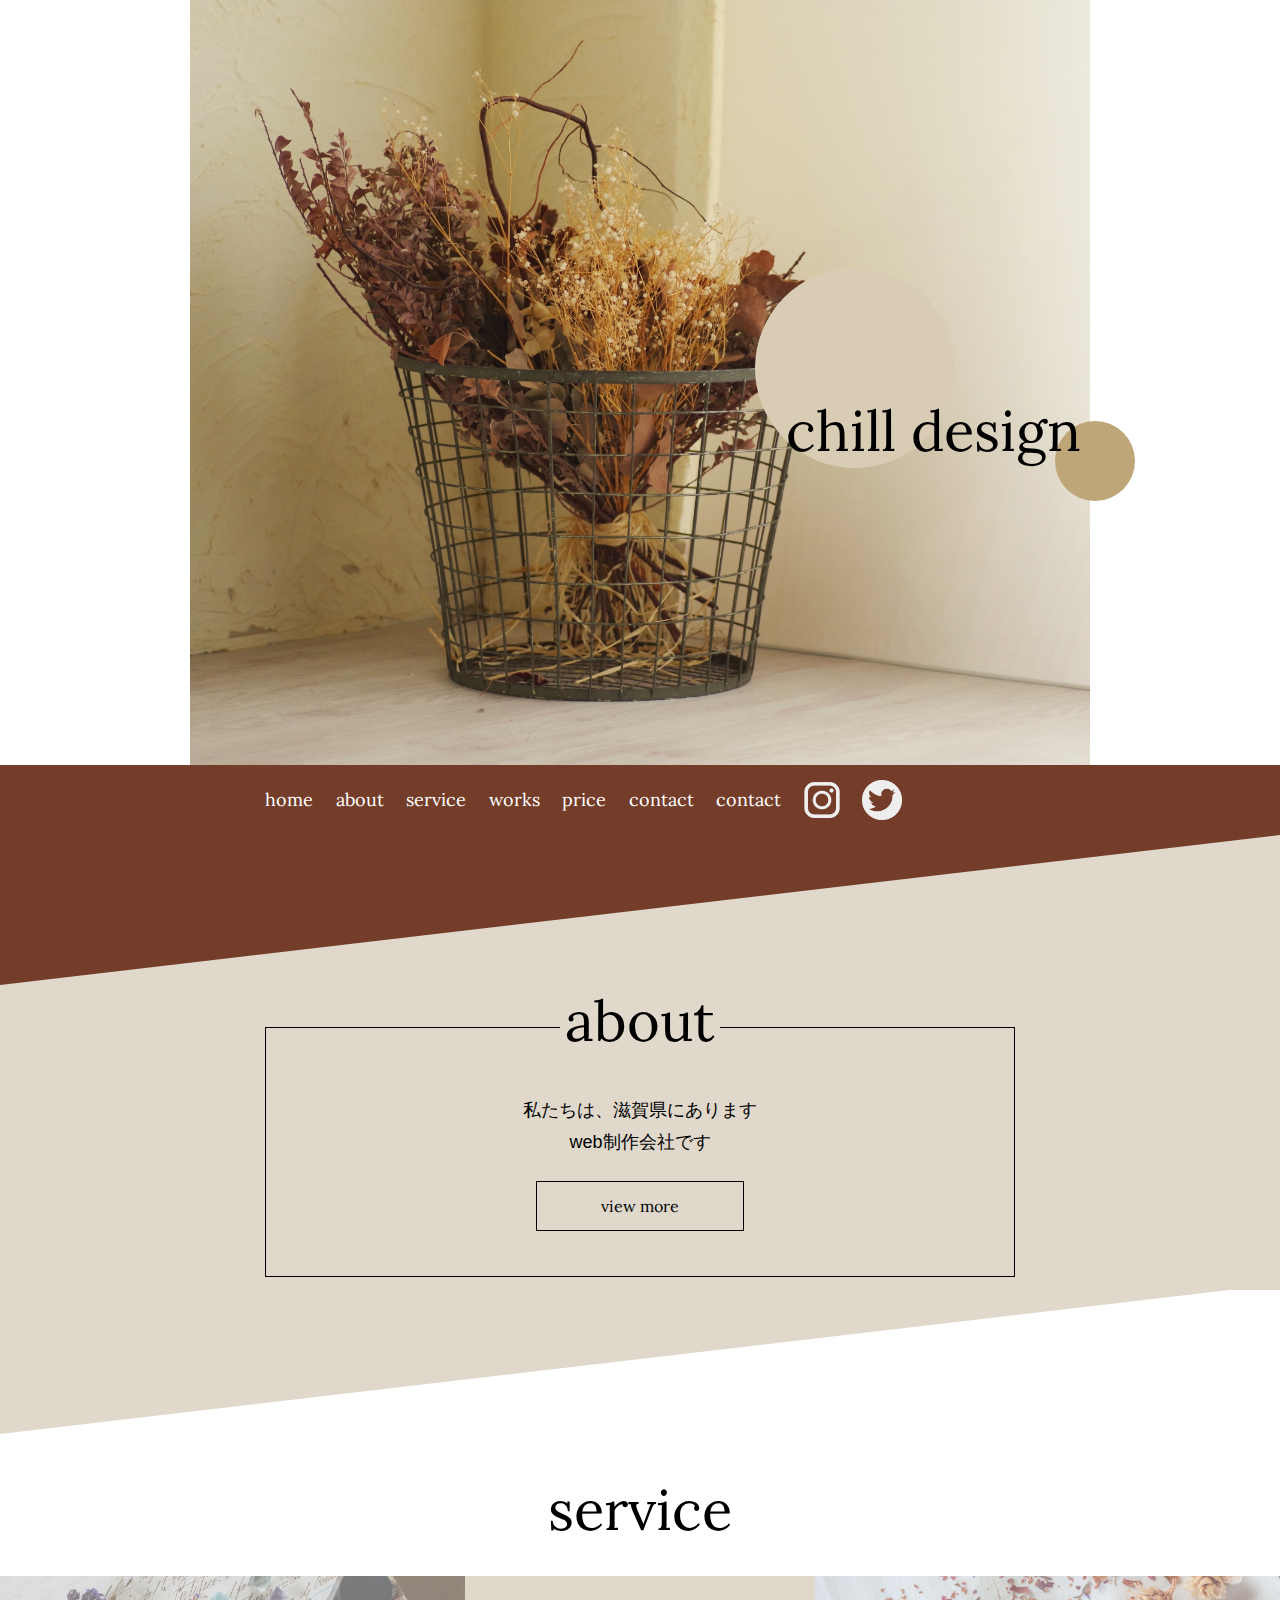
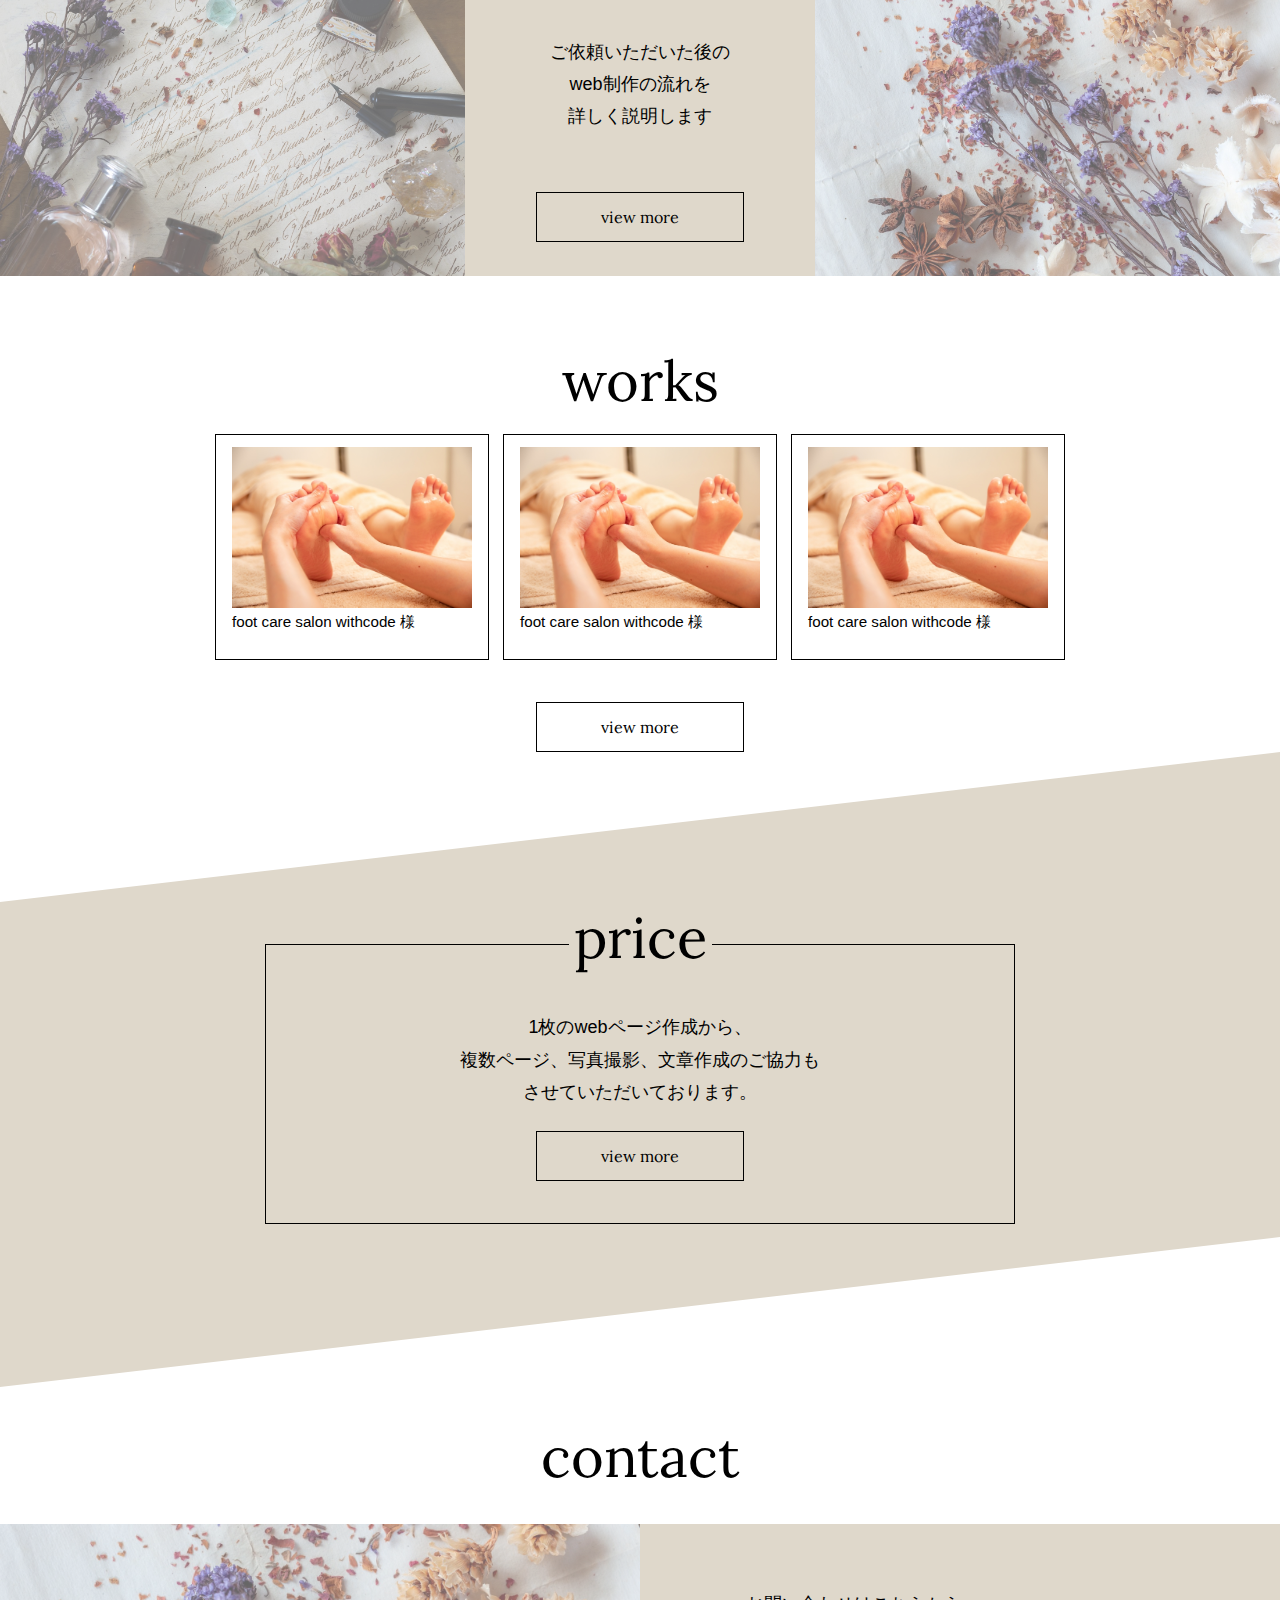
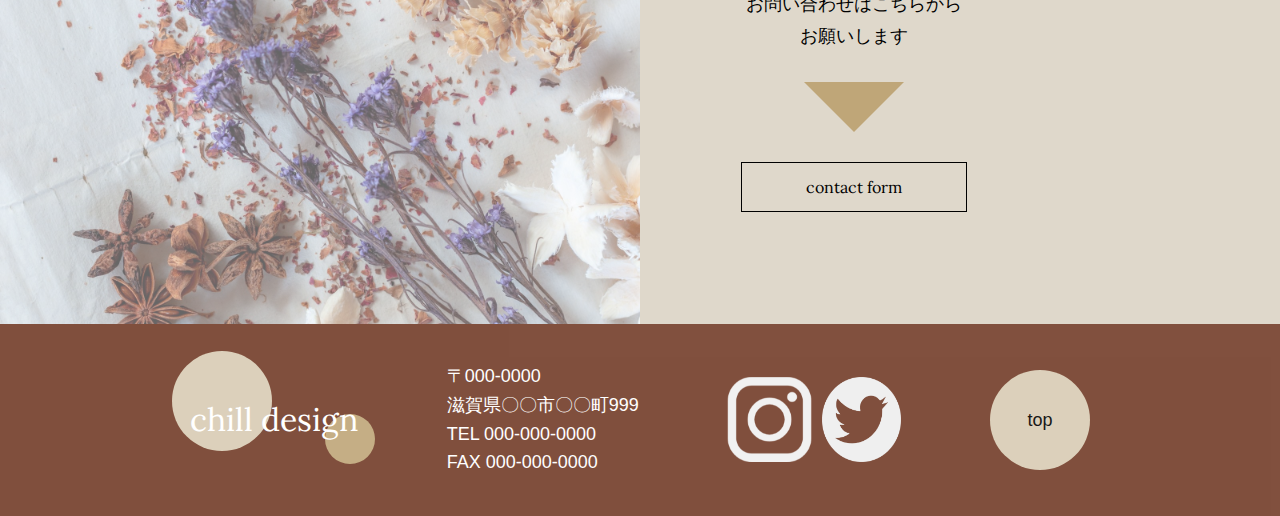
<file: index.html>
<!DOCTYPE html>
<html lang="ja">
  <head>
    <meta charset="UTF-8" />
    <meta http-equiv="X-UA-Compatible" content="IE=edge" />
    <meta name="viewport" content="width=device-width, initial-scale=1.0" />
    <meta name="robots" content="noindex" />
    <meta name="googlebot" content="noindex" />
    <title>chill design</title>

    <link rel="stylesheet" type="text/css" href="css/reset.css" />
    <link rel="stylesheet" type="text/css" href="css/common.css" />
    <link rel="stylesheet" type="text/css" href="css/index.css" />

    <link rel="preconnect" href="https://fonts.googleapis.com" />
    <link rel="preconnect" href="https://fonts.gstatic.com" crossorigin />

    <link rel="preconnect" href="https://fonts.googleapis.com" />
    <link rel="preconnect" href="https://fonts.gstatic.com" crossorigin />
    <link
      href="https://fonts.googleapis.com/css2?family=Lora&display=swap"
      rel="stylesheet"
    />
  </head>
  <body>
    <header id="header">
      <div class="header-wrapper wrapper">
        <h1 class="header-wrapper__ttl">chill design</h1>
        <h1 class="header-wrapper__ttl__mobile">
          <img src="img/mobile_top.png" alt="">
        </h1>
        <div class="circle__1"></div>
        <div class="circle__2"></div>
      </div>
      <div class="drawer"></div>
    </header>

    <main>
      <div id="menu">
        <nav class="menu-wrapper wrapper">
          <ul class="menu-wrapper__list">
            <li class="menu-wrapper__list__item">
              <a href="#header">home</a>
            </li>
            <li class="menu-wrapper__list__item">
              <a href="html/about.html">about</a>
            </li>
            <li class="menu-wrapper__list__item">
              <a href="html/service.html">service</a>
            </li>
            <li class="menu-wrapper__list__item">
              <a href="html/works.html">works</a>
            </li>
            <li class="menu-wrapper__list__item">
              <a href="html/price.html">price</a>
            </li>
            <li class="menu-wrapper__list__item">
              <a href="html/contact.html">contact</a>
            </li>
            <li class="menu-wrapper__list__item">
              <a href="html/contact.html">contact</a>
            </li>

            <li class="menu-wrapper__list__item">
              <a href="#">
                <img class="instagram" src="img/instagram_white.png" alt="" />
              </a>
            </li>

            <li class="menu-wrapper__list__item">
              <a href="#">
                <img class="twitter" src="img/twitter_white.png" alt="" />
              </a>
            </li>
          </ul>
        </nav>
        <div class="triangle__1"></div>
      </div>

      <section id="about">
        <div class="about-wrapper wrapper">
          <div class="about-wrapper__box">
            <h2 class="about-wrapper__box__ttl">about</h2>
            <p class="about-wrapper__box__txt">
              私たちは、滋賀県にあります<br />
              web制作会社です
            </p>
            <div class="view-more">
              <a href="html/about.html">view more</a>
            </div>
          </div>
        </div>
      </section>

      <section id="service">
        <div class="triangle__2"></div>
        <div class="service-wrapper">
          <h2 class="service-wrapper__ttl">service</h2>
          <div class="service-wrapper__flex">
            <div class="service-wrapper__flex__item1"></div>

            <div class="service-wrapper__flex__item2">
              <p class="service-wrapper__flex__item2__txt">
                ご依頼いただいた後の<br />
                web制作の流れを<br />
                詳しく説明します
              </p>
              <div class="view-more">
                <a href="html/service.html">view more</a>
              </div>
            </div>

            <div class="service-wrapper__flex__item3"></div>
          </div>
        </div>
      </section>

      <section id="works">
        <div class="works-wrapper wrapper">
          <h2 class="works-wrapper__ttl">works</h2>

          <ul class="works-wrapper__flex">
            <a href="#"
              ><li class="works-wrapper__flex__item">
                <img
                  class="footcare"
                  src="img/footcare.jpg"
                  alt="フットケアサロンwithcodeの画像"
                />
                <p class="works-wrapper__flex__item__txt">
                  foot care salon withcode 様
                </p>
              </li></a
            >

            <a class="none2" href="#"
              ><li class="works-wrapper__flex__item">
                <img
                  class="footcare"
                  src="img/footcare.jpg"
                  alt="フットケアサロンwithcodeの画像"
                />
                <p class="works-wrapper__flex__item__txt">
                  foot care salon withcode 様
                </p>
              </li></a
            >

            <a class="none3" href="#"
            ><li class="works-wrapper__flex__item">
              <img
                class="footcare"
                src="img/footcare.jpg"
                alt="フットケアサロンwithcodeの画像"
              />
              <p class="works-wrapper__flex__item__txt">
                foot care salon withcode 様
              </p>
            </li></a
          >

          </ul>

          <div class="view-more">
            <a href="html/works.html">view more</a>
          </div>
        </div>
        <div class="triangle__3"></div>
      </section>

      <section id="price">
        <div class="price-wrapper wrapper">
          <div class="price-wrapper__box">
            <h2 class="price-wrapper__box__ttl">price</h2>
            <p class="price-wrapper__box__txt">
              1枚のwebページ作成から、<br />
              複数ページ、写真撮影、文章作成のご協力も<br />
              させていただいております。
            </p>
            <div class="view-more">
              <a href="html/price.html">view more</a>
            </div>
          </div>
        </div>
      </section>

      <section id="contact">
        <div class="triangle__4"></div>
        <div class="contact-wrapper">
          <h2 class="contact-wrapper__ttl">contact</h2>
          <div class="contact-wrapper__flex">
            <div class="contact-wrapper__flex__item1"></div>
            <div class="contact-wrapper__flex__item2">
              <div class="contact-wrapper__flex__item2__box">
                <p class="contact-wrapper__flex__item2__box__txt">
                  お問い合わせはこちらから<br />お願いします
                </p>
                <div class="contact-wrapper__flex__item2__box__triangle"></div>
                <div class="view-more">
                  <a href="html/price.html">contact form</a>
                </div>
              </div>
            </div>
          </div>
        </div>
      </section>
    </main>

    <footer id="footer">
      <div class="footer-wrapper wrapper">
        <div class="footer-wrapper__flex">
          <div class="footer-wrapper__flex__item">
            <h1>chill design</h1>
            <div class="circle__3"></div>
            <div class="circle__4"></div>
          </div>

          <div class="footer-wrapper__flex__item">
            <p class="footer-wrapper__flex__item__txt">
              〒000-0000<br />滋賀県〇〇市〇〇町999<br />TEL 000-000-0000<br />FAX
              000-000-0000
            </p>
          </div>

          <div class="footer-wrapper__flex__item">
            <a href="#"
              ><img class="instagram" src="img/instagram_white.png" alt=""
            /></a>
            <a href="#"
              ><img class="twitter" src="img/twitter_white.png" alt=""
            /></a>
          </div>

          <div class="footer-wrapper__flex__item">
            <a href="#header">
              <p class="footer-wrapper__flex__item__circle">top</p></a
            >
          </div>
        </div>
      </div>
    </footer>

    <script src="https://cdnjs.cloudflare.com/ajax/libs/jquery/3.4.1/jquery.min.js"></script>
    <script type="text/javascript" src="js/common.js"></script>
  </body>
</html>
</file>
<file: css/common.css>
@charset "UTF-8";

/* ===========================================

=========================================== */

*{
  box-sizing: border-box;
}

html {
  font-size: 100%;
}

body {
  font-family: "Lora", serif;
}

a {
  color: inherit;
  text-decoration: none;
}

a:hover {
  opacity: 0.5;
}

p {
  font-family: sans-serif;
}

p,
li {
  font-size: 1.125rem;
  line-height: 1.8;
}

h1,
h2 {
  font-size: 3.5rem;
}

ol{
  list-style: none;
}

li{
  list-style-type: none;
}

img{
  vertical-align: bottom;
}



.twitter {
  width: 40px;
  height: 40px;
}

.instagram {
  width: 36px;
  height: 36px;
}

.view-more {
  display: inline-block;
  border: 1px solid #000;
}

.view-more a{
  display: inline-block;
  padding: 16px 64px;
}

.wrapper {
  max-width: 900px;
  margin: 0 auto;
  width: 96%;
}

/* ===========================================
ハンバーガーメニュー
=========================================== */

@media screen and (max-width: 750px){

header .drawer {
  visibility: visible;
  width: 24px;
  position: absolute;
  top: 15px;
  right: 15px;
  border-top: solid 4px #000;
  cursor: pointer;
  z-index: 100;
}

header .drawer::before,
  header .drawer::after {
  content: "";
  display: block;
  width: 24px;
  background: #000;
  height: 4px;
  position: absolute;
  top: 0;
  right: 0;
  transition: all 0.5s;
}

header .drawer::before {
  top: 6px;
}

header .drawer::after {
  top: 15px;
}

body.nav-open header .drawer {
  border-top: 0;
}

body.nav-open header .drawer::before {
  top: 9px;
  transform: rotate(-45deg);
}

body.nav-open header .drawer::after {
  top: 9px;
  transform: rotate(45deg);
}

/* ===========================================
ハンバーガーメニュー表示の時の画面はindexへ
=========================================== */

#menu .menu-wrapper {
  position: fixed;
  display: none;
  width: 100%;
  height: 100%;
  top: 0;
  left: 0;
  z-index: 50;
  background: #000;
}

#menu .menu-wrapper__list {
  display: block;
  width: 50%;
  position: absolute;
  top: 50%;
  left: 50%;
  transform: translateY(-50%) translateX(-50%);
}

#menu .menu-wrapper__list__item {
  margin: 5% auto;
  font-size: 1.5rem;
  line-height: 3;
}

}
</file>
<file: css/index.css>
@charset "UTF-8";

/* ===========================================
header
=========================================== */

.header-wrapper__ttl__mobile {
  display: none;
}

.header-wrapper {
  width: 100%;
  height: 85vh;
  background-image: url(../img/top.jpg);
  background-size: cover;
  background-repeat: no-repeat;
  position: relative; /* h1(header-wrapper__ttl)にかかっている */
}

.header-wrapper__ttl {
  position: absolute;
  right: 1%;
  bottom: 40%;
  z-index: 2;
}

.circle__1 {
  width: 200px;
  height: 200px;
  border-radius: 50%;
  background-color: #d9ccb4;
  position: absolute;
  top: 35%;
  right: 15%;
  z-index: 1;
}

.circle__2 {
  width: 80px;
  height: 80px;
  border-radius: 50%;
  background-color: #bfa678;
  position: absolute;
  top: 55%;
  right: -5%;
  z-index: 1;
}

/* ===========================================
menu
=========================================== */

#menu {
  background-color: #733d29;
  position: relative; /* triangle__1にかかっている */
}

.triangle__1 {
  position: absolute;
  z-index: 1;
  border-top: 150px solid #733d29;
  border-right: 100vw solid transparent;
}

.menu-wrapper {
  max-width: 750px;
}

.menu-wrapper__list {
  padding: 2% 0;
  display: flex;
  align-items: center;
}

.menu-wrapper__list__item {
  margin-left: 3%;
  color: white;
}

.menu-wrapper__list__item:first-child {
  margin-left: unset;
}

/* ===========================================
about
=========================================== */

#about {
  background-color: #dfd8cb;
  padding: 15% 0 1% 0;
}

.about-wrapper {
  text-align: center;
}

.about-wrapper__box {
  margin: 0 auto;
  max-width: 750px;
  height: 250px;
  border: 1px solid #000;
}

.about-wrapper__box__ttl {
  display: inline-block;
  padding: 5px;
  background-color: #dfd8cb;
  position: relative;
  top: -40px;
}

.about-wrapper__box .view-more {
  margin: 3% 0;
}

/* ===========================================
service
=========================================== */

#service {
  position: relative; /* triangle__2にかかっている */
  padding: 15% 0 1% 0;
}

.triangle__2 {
  position: absolute;
  z-index: 1;
  top: -1%;
  border-top: 150px solid #dfd8cb;
  border-right: 100vw solid transparent;
}

.service-wrapper__ttl {
  text-align: center;
  margin-bottom: 3%;
}

.service-wrapper__flex {
  display: flex;
  justify-content: center;
}

.service-wrapper__flex__item1 {
  background-color: rgb(223, 215, 215);
  height: 300px;
  flex: 1 1 auto;
  background-image: url(../img/flower1.jpeg);
  background-size: cover;
  background-repeat: no-repeat;
  background-color: rgba(255, 255, 255, 0.4);
  background-blend-mode: lighten;
}

.service-wrapper__flex__item2 {
  width: 350px;
  height: 300px;
  background-color: #dfd8cb;
  text-align: center;
}

.service-wrapper__flex__item2__txt {
  margin: 17% 0;
}

.service-wrapper__flex__item3 {
  height: 300px;
  flex: 1 1 auto;
  background-image: url(../img/flower2.jpeg);
  background-size: cover;
  background-repeat: no-repeat;
  background-color: rgba(255, 255, 255, 0.4);
  background-blend-mode: lighten;
}

/* ===========================================
works
=========================================== */

#works {
  padding: 5% 0 0 0;
}

#works {
  position: relative;
}

.works-wrapper {
  max-width: 850px;
  text-align: center;
}

.works-wrapper__ttl {
  text-align: center;
  margin-bottom: 3%;
}

.works-wrapper__flex {
  display: flex;
  justify-content: space-between;
}

.works-wrapper__flex__item {
  height: auto;
  border: 1px solid #000;
  padding: 12px 16px 24px 16px;
}

.works-wrapper__flex__item__txt {
  font-size: 0.95rem;
  text-align: left;
}

.footcare {
  width: 240px;
}

.works-wrapper .view-more {
  margin-top: 5%;
}

.triangle__3 {
  position: absolute;
  z-index: 1;
  border-top: 150px solid #fff;
  border-right: 100vw solid transparent;
}

/* ===========================================
price
=========================================== */

#price {
  background-color: #dfd8cb;
  padding: 15% 0 1% 0;
}

.price-wrapper {
  text-align: center;
}

.price-wrapper__box {
  margin: 0 auto;
  max-width: 750px;
  height: 280px;
  border: 1px solid #000;
}

.price-wrapper__box__ttl {
  display: inline-block;
  padding: 5px;
  background-color: #dfd8cb;
  position: relative;
  top: -40px;
}

.price-wrapper__box .view-more {
  margin: 3% 0;
}

/* ===========================================
contact
=========================================== */

#contact {
  position: relative;
  padding: 15% 0 0 0;
}

.triangle__4 {
  position: absolute;
  z-index: 1;
  top: 0%;
  border-top: 150px solid #dfd8cb;
  border-right: 100vw solid transparent;
}

.contact-wrapper__ttl {
  text-align: center;
  margin-bottom: 3%;
}

.contact-wrapper__flex {
  display: flex;
}

.contact-wrapper__flex__item1 {
  height: 400px;
  flex: 1 1;
  background-image: url(../img/flower2.jpeg);
  background-size: cover;
  background-repeat: no-repeat;
  background-color: rgba(255, 255, 255, 0.4);
  background-blend-mode: lighten;
}

.contact-wrapper__flex__item2 {
  height: 400px;
  flex: 1 1;
  background-color: #dfd8cb;
}

.contact-wrapper__flex__item2__box {
  text-align: center;
  width: 300px;
  height: 250px;
  margin: 10% 0 10% 10%;
}

.contact-wrapper__flex__item2__box__txt {
  margin: 10% 0;
}

.contact-wrapper__flex__item2__box__triangle {
  width: 100px;
  border-top: 50px solid #bfa678;
  border-right: 50px solid transparent;
  border-left: 50px solid transparent;
  margin: 0 auto;
  margin-bottom: 10%;
}

/* ===========================================
footer
=========================================== */

#footer {
  background-color: #733d29;
  opacity: 0.9;
  padding: 3% 0;
}

.footer-wrapper__flex {
  display: flex;
  align-items: center;
  justify-content: space-between;
  position: relative; /* circle3 4 に対して */
}

.circle__3 {
  width: 100px;
  height: 100px;
  border-radius: 50%;
  background-color: #d9ccb4;
  position: absolute;
  top: -10%;
  left: -2%;
  z-index: -1;
}

.circle__4 {
  width: 50px;
  height: 50px;
  border-radius: 50%;
  background-color: #bfa678;
  position: absolute;
  top: 45%;
  left: 15%;
  z-index: -1;
}

.footer-wrapper__flex__item h1 {
  font-size: 2rem;
  color: white;
}

.footer-wrapper__flex__item__txt {
  color: white;
  line-height: 1.6;
}

#footer .instagram {
  width: 85px;
  height: 85px;
}

#footer .twitter {
  padding-left: 3%;
  width: 85px;
  height: 85px;
}

.footer-wrapper__flex__item__circle {
  width: 100px;
  height: 100px;
  border-radius: 50%;
  background-color: #d9ccb4;
  line-height: 100px;
  text-align: center;
}

/* ===========================================
レスポンシブ max-width:950px
=========================================== */
@media screen and (max-width: 950px) {
  .header-wrapper {
    overflow: hidden;
  }

  .triangle__1,
  .triangle__2,
  .triangle__3,
  .triangle__4 {
    display: none;
  }

  #menu {
    padding-bottom: 10%;
  }

  #about {
    padding: 12% 0 12% 0;
  }

  #service {
    padding: 12% 0 12% 0;
  }

  #works {
    padding: 12% 0 12% 0;
  }

  #price {
    padding: 12% 0 12% 0;
  }

  #contact {
    position: relative;
    padding: 12% 0 0 0;
  }
}

/* ===========================================
レスポンシブ max-width:850px
=========================================== */
@media screen and (max-width: 850px) {
  .works-wrapper {
    width: 560px;
  }

  .none3 {
    display: none;
  }
}

/* ===========================================
レスポンシブ max-width:750px ハンバーガーメニュー
=========================================== */

@media screen and (max-width: 750px) {
  header .drawer {
    visibility: visible;
    width: 24px;
    position: absolute;
    top: 15px;
    right: 15px;
    border-top: solid 4px #000;
    cursor: pointer;
    z-index: 100;
  }

  header .drawer::before,
  header .drawer::after {
    content: "";
    display: block;
    width: 24px;
    background: #000;
    height: 4px;
    position: absolute;
    top: 0;
    right: 0;
    transition: all 0.5s;
  }

  header .drawer::before {
    top: 6px;
  }

  header .drawer::after {
    top: 15px;
  }

  body.nav-open header .drawer {
    border-top: 0;
  }

  body.nav-open header .drawer::before {
    top: 9px;
    transform: rotate(-45deg);
  }

  body.nav-open header .drawer::after {
    top: 9px;
    transform: rotate(45deg);
  }

  /* ===========================================
  ハンバーガーメニュー表示の時の画面

→現在上手く表示されず泣

  =========================================== */

  #menu .menu-wrapper {
    position: fixed;
    display: none;
    width: 100%;
    height: 100%;
    top: 0;
    left: 0;
    z-index: 50;
    background: #000;
  }

  #menu .menu-wrapper__list {
    display: block;
    width: 50%;
    position: absolute;
    top: 50%;
    left: 50%;
    transform: translateY(-50%) translateX(-50%);
  }

  #menu .menu-wrapper__list__item {
    margin: 5% auto;
    font-size: 1.5rem;
    line-height: 3;
  }
}

/* ===========================================
レスポンシブ max-width:750px
=========================================== */
@media screen and (max-width: 750px) {
  .header-wrapper {
    height: 45vh;
    background-size: cover;
    position: relative; /* h1(header-wrapper__ttl)にかかっている */
  }

  .header-wrapper__ttl__mobile {
    background-color: #fff;
    display: inline-block;
    position: absolute;
    top: 20%;
  }

  .header-wrapper__ttl {
    display: none;
    position: absolute;
    right: 10%;
    bottom: 30%;
    z-index: 2;
    font-size: min(9vw, 60px);
  }

  .circle__1 {
    display: none;
    width: min(60vw, 80px);
    height: min(60vw, 80px);
    border-radius: 50%;
    background-color: #d9ccb4;
    position: absolute;
    top: 40%;
    right: 40%;
    z-index: 1;
  }

  .circle__2 {
    display: none;
    width: 10vw;
    height: 10vw;
    border-radius: 50%;
    background-color: #bfa678;
    position: absolute;
    top: 65%;
    right: 10%;
    z-index: 1;
  }

  #menu {
    padding-bottom: 0;
  }

  .service-wrapper__flex {
    display: flex;
    justify-content: center;
    position: relative; /* item1と2を重ねるためのもの */
  }

  .service-wrapper__flex__item1 {
    width: 350px;
    height: 300px;
    position: absolute;
    top: 15%;
    right: 45%;
    z-index: -1;
  }

  .service-wrapper__flex__item3 {
    display: none;
  }

  .works-wrapper {
    max-width: 700px;
  }

  .works-wrapper__flex a {
    margin: 0 auto;
  }

  .none2 {
    display: none;
  }

  .footcare {
    width: 500px;
  }

  #contact {
    padding: 12% 0 12% 0;
  }

  .contact-wrapper__flex {
    display: flex;
    justify-content: center;
    position: relative;
  }

  .contact-wrapper__flex__item1 {
    width: 350px;
    height: 300px;
    position: absolute;
    top: 15%;
    right: 45%;
    z-index: -1;
  }

  .contact-wrapper__flex__item2 {
    width: 350px;
    height: 300px;
  }

  .footer-wrapper__flex {
    display: block;
    position: relative; /* circle3 4 に対して */
  }

  .circle__3,
  .circle__4 {
    display: none;
  }

.footer-wrapper__flex__item h1{
  display: none;
}

}
</file>
